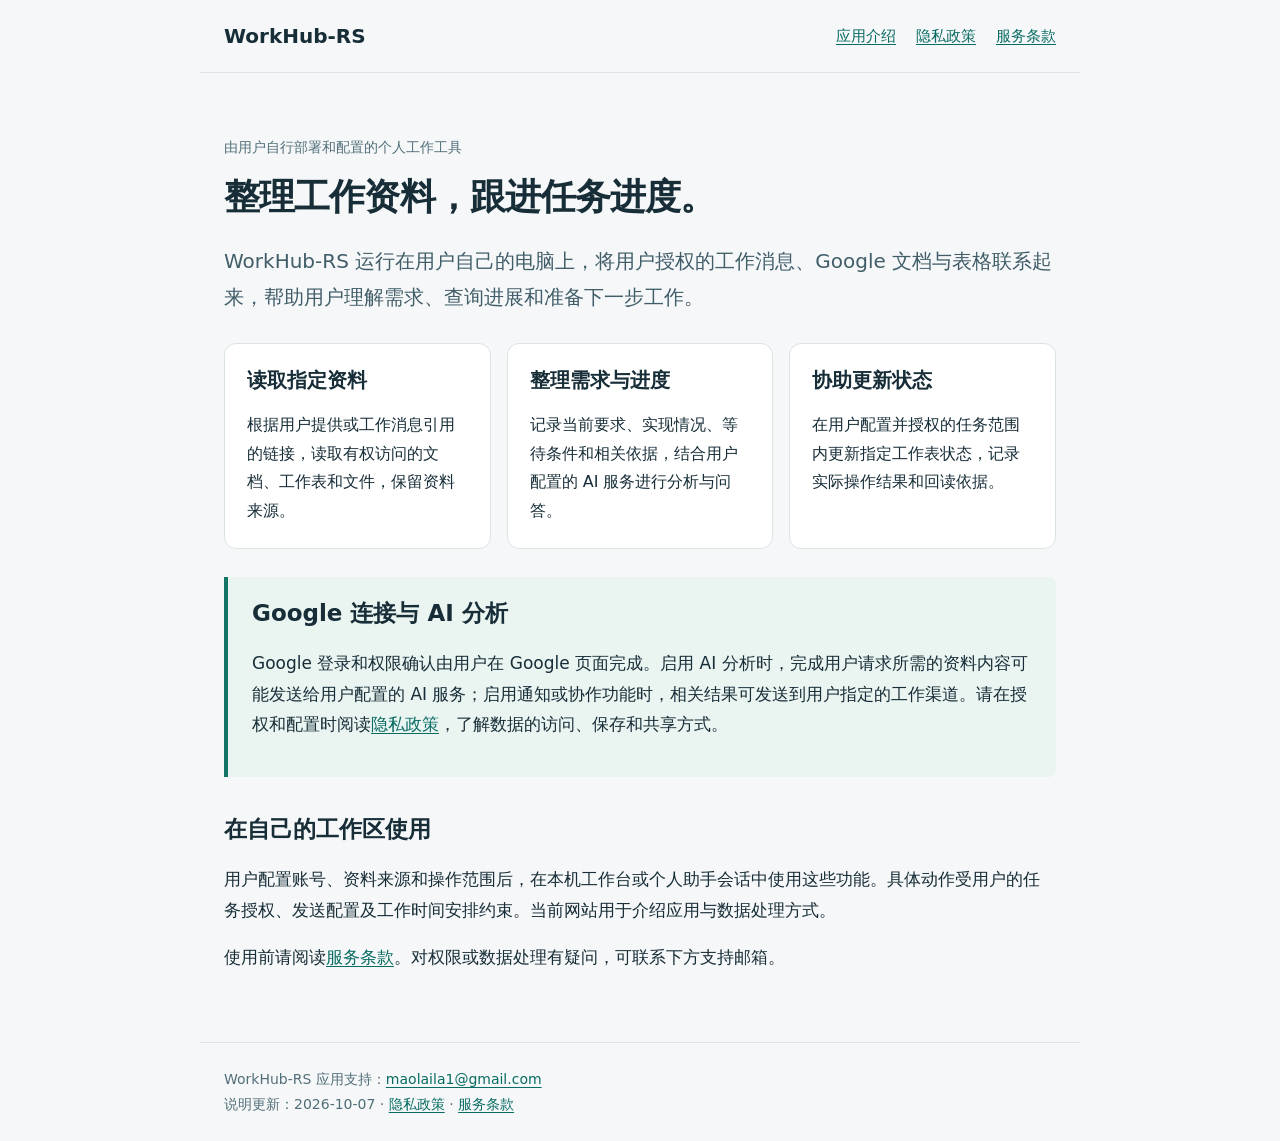
<file: index.html>
<!doctype html>
<html lang="zh-CN"><head><meta charset="utf-8"><meta name="viewport" content="width=device-width,initial-scale=1"><meta name="description" content="WorkHub-RS 是由用户在自己的电脑上运行的个人工作助手，用于整理授权资料、记录任务进度并协助工作沟通。"><title>WorkHub-RS · 个人工作助手</title><link rel="stylesheet" href="styles.css"></head><body>
<header><a class="brand" href="index.html">WorkHub-RS</a><nav aria-label="主导航"><a href="index.html" aria-current="page">应用介绍</a><a href="privacy.html">隐私政策</a><a href="terms.html">服务条款</a></nav></header>
<main><p class="eyebrow">由用户自行部署和配置的个人工作工具</p><h1>整理工作资料，跟进任务进度。</h1><p class="lead">WorkHub-RS 运行在用户自己的电脑上，将用户授权的工作消息、Google 文档与表格联系起来，帮助用户理解需求、查询进展和准备下一步工作。</p>
<div class="cards"><section class="card"><h2>读取指定资料</h2><p>根据用户提供或工作消息引用的链接，读取有权访问的文档、工作表和文件，保留资料来源。</p></section><section class="card"><h2>整理需求与进度</h2><p>记录当前要求、实现情况、等待条件和相关依据，结合用户配置的 AI 服务进行分析与问答。</p></section><section class="card"><h2>协助更新状态</h2><p>在用户配置并授权的任务范围内更新指定工作表状态，记录实际操作结果和回读依据。</p></section></div>
<section class="note"><h2 style="margin-top:0">Google 连接与 AI 分析</h2><p>Google 登录和权限确认由用户在 Google 页面完成。启用 AI 分析时，完成用户请求所需的资料内容可能发送给用户配置的 AI 服务；启用通知或协作功能时，相关结果可发送到用户指定的工作渠道。请在授权和配置时阅读<a href="privacy.html">隐私政策</a>，了解数据的访问、保存和共享方式。</p></section>
<h2>在自己的工作区使用</h2><p>用户配置账号、资料来源和操作范围后，在本机工作台或个人助手会话中使用这些功能。具体动作受用户的任务授权、发送配置及工作时间安排约束。当前网站用于介绍应用与数据处理方式。</p>
<p>使用前请阅读<a href="terms.html">服务条款</a>。对权限或数据处理有疑问，可联系下方支持邮箱。</p></main>
<footer><address>WorkHub-RS 应用支持：<a href="mailto:maolaila1@gmail.com">maolaila1@gmail.com</a></address><div>说明更新：2026-10-07 · <a href="privacy.html">隐私政策</a> · <a href="terms.html">服务条款</a></div></footer></body></html>
</file>
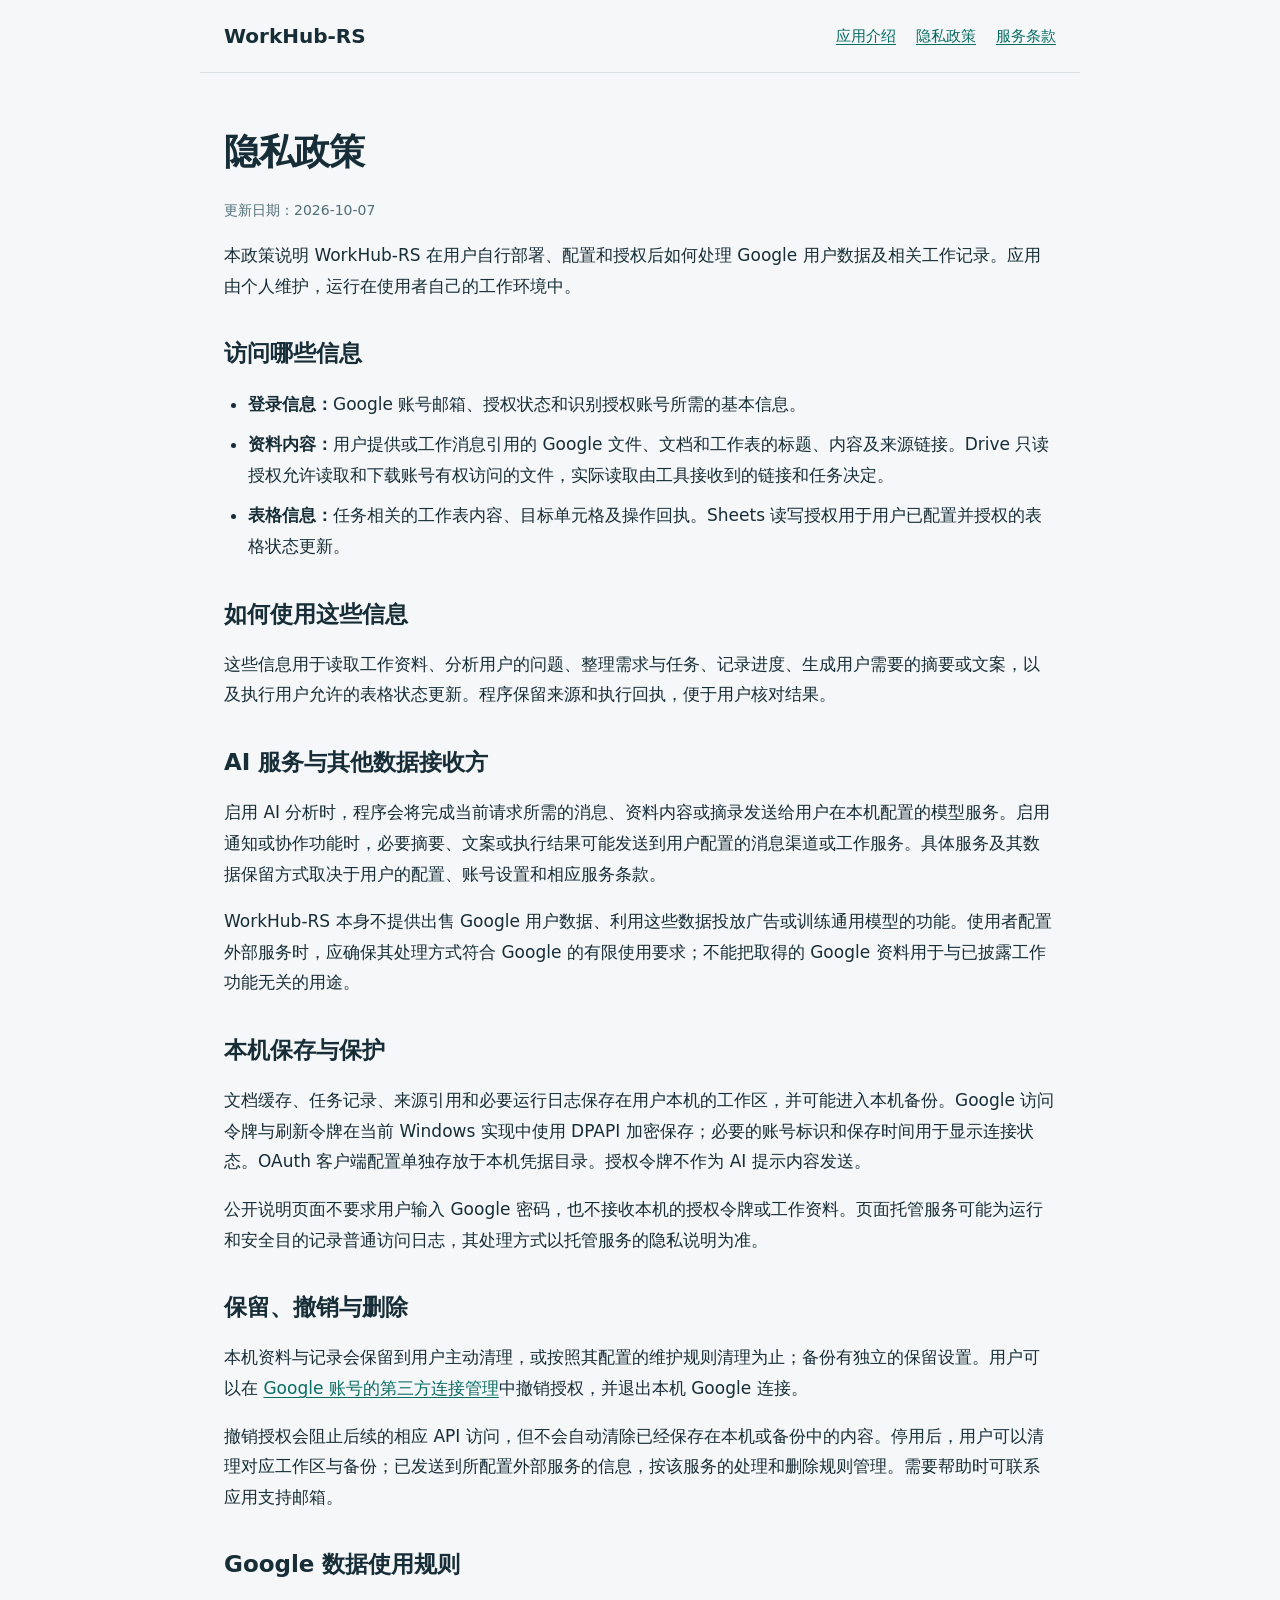
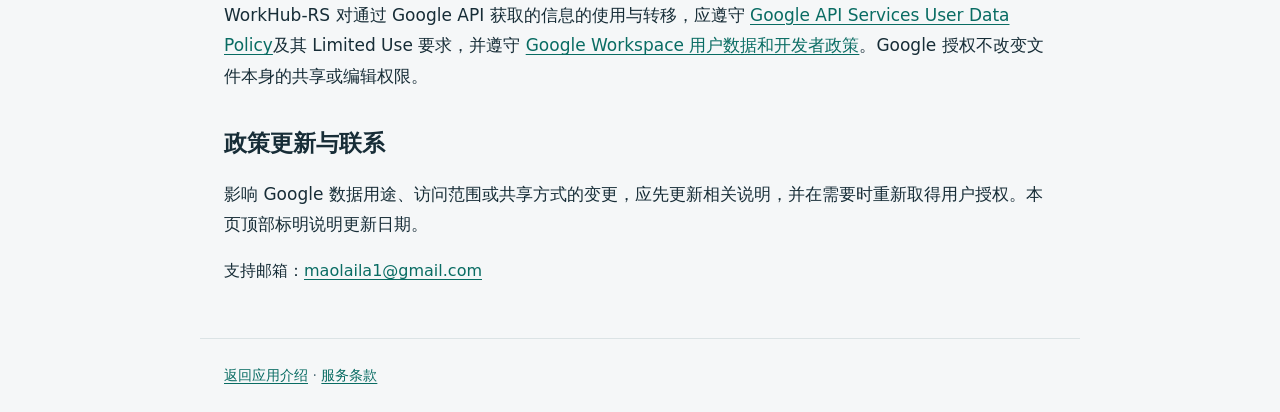
<file: privacy.html>
<!doctype html>
<html lang="zh-CN"><head><meta charset="utf-8"><meta name="viewport" content="width=device-width,initial-scale=1"><title>隐私政策 · WorkHub-RS</title><link rel="stylesheet" href="styles.css"></head><body>
<header><a class="brand" href="index.html">WorkHub-RS</a><nav aria-label="主导航"><a href="index.html">应用介绍</a><a href="privacy.html" aria-current="page">隐私政策</a><a href="terms.html">服务条款</a></nav></header>
<main><h1>隐私政策</h1><p class="date">更新日期：2026-10-07</p><p>本政策说明 WorkHub-RS 在用户自行部署、配置和授权后如何处理 Google 用户数据及相关工作记录。应用由个人维护，运行在使用者自己的工作环境中。</p>
<h2>访问哪些信息</h2><ul><li><strong>登录信息：</strong>Google 账号邮箱、授权状态和识别授权账号所需的基本信息。</li><li><strong>资料内容：</strong>用户提供或工作消息引用的 Google 文件、文档和工作表的标题、内容及来源链接。Drive 只读授权允许读取和下载账号有权访问的文件，实际读取由工具接收到的链接和任务决定。</li><li><strong>表格信息：</strong>任务相关的工作表内容、目标单元格及操作回执。Sheets 读写授权用于用户已配置并授权的表格状态更新。</li></ul>
<h2>如何使用这些信息</h2><p>这些信息用于读取工作资料、分析用户的问题、整理需求与任务、记录进度、生成用户需要的摘要或文案，以及执行用户允许的表格状态更新。程序保留来源和执行回执，便于用户核对结果。</p>
<h2>AI 服务与其他数据接收方</h2><p>启用 AI 分析时，程序会将完成当前请求所需的消息、资料内容或摘录发送给用户在本机配置的模型服务。启用通知或协作功能时，必要摘要、文案或执行结果可能发送到用户配置的消息渠道或工作服务。具体服务及其数据保留方式取决于用户的配置、账号设置和相应服务条款。</p><p>WorkHub-RS 本身不提供出售 Google 用户数据、利用这些数据投放广告或训练通用模型的功能。使用者配置外部服务时，应确保其处理方式符合 Google 的有限使用要求；不能把取得的 Google 资料用于与已披露工作功能无关的用途。</p>
<h2>本机保存与保护</h2><p>文档缓存、任务记录、来源引用和必要运行日志保存在用户本机的工作区，并可能进入本机备份。Google 访问令牌与刷新令牌在当前 Windows 实现中使用 DPAPI 加密保存；必要的账号标识和保存时间用于显示连接状态。OAuth 客户端配置单独存放于本机凭据目录。授权令牌不作为 AI 提示内容发送。</p><p>公开说明页面不要求用户输入 Google 密码，也不接收本机的授权令牌或工作资料。页面托管服务可能为运行和安全目的记录普通访问日志，其处理方式以托管服务的隐私说明为准。</p>
<h2>保留、撤销与删除</h2><p>本机资料与记录会保留到用户主动清理，或按照其配置的维护规则清理为止；备份有独立的保留设置。用户可以在 <a href="https://myaccount.google.com/connections">Google 账号的第三方连接管理</a>中撤销授权，并退出本机 Google 连接。</p><p>撤销授权会阻止后续的相应 API 访问，但不会自动清除已经保存在本机或备份中的内容。停用后，用户可以清理对应工作区与备份；已发送到所配置外部服务的信息，按该服务的处理和删除规则管理。需要帮助时可联系应用支持邮箱。</p>
<h2>Google 数据使用规则</h2><p>WorkHub-RS 对通过 Google API 获取的信息的使用与转移，应遵守 <a href="https://developers.google.com/terms/api-services-user-data-policy">Google API Services User Data Policy</a>及其 Limited Use 要求，并遵守 <a href="https://developers.google.com/workspace/workspace-api-user-data-developer-policy">Google Workspace 用户数据和开发者政策</a>。Google 授权不改变文件本身的共享或编辑权限。</p>
<h2>政策更新与联系</h2><p>影响 Google 数据用途、访问范围或共享方式的变更，应先更新相关说明，并在需要时重新取得用户授权。本页顶部标明说明更新日期。</p><address>支持邮箱：<a href="mailto:maolaila1@gmail.com">maolaila1@gmail.com</a></address></main>
<footer><a href="index.html">返回应用介绍</a> · <a href="terms.html">服务条款</a></footer></body></html>
</file>
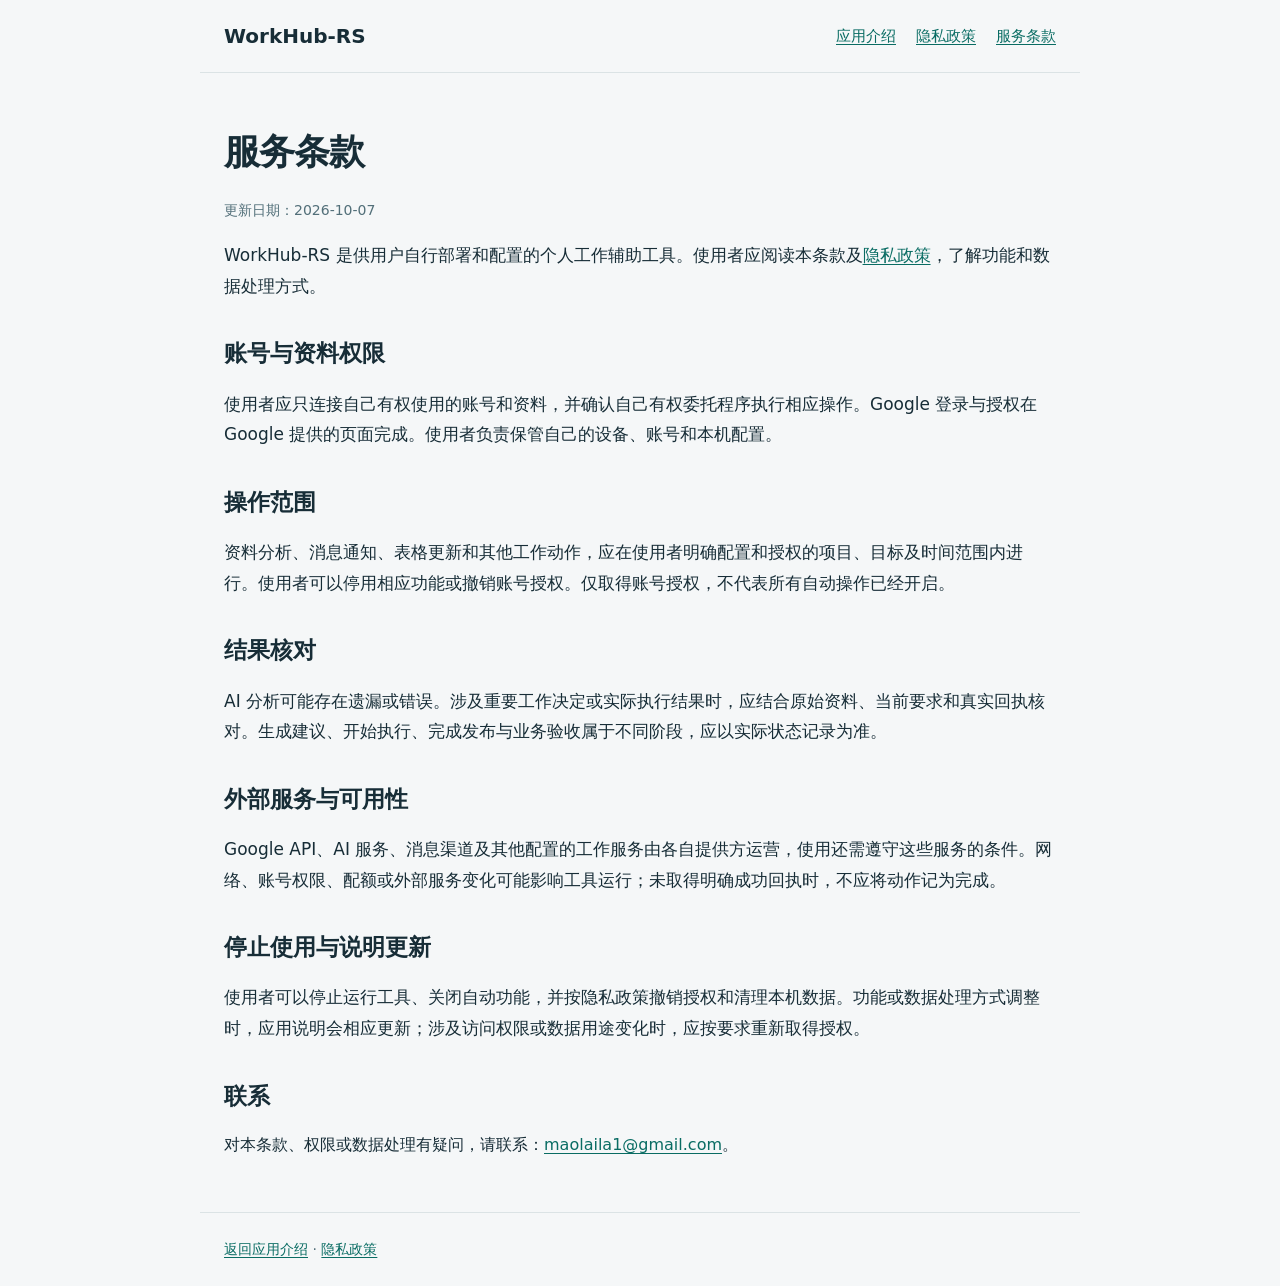
<file: terms.html>
<!doctype html>
<html lang="zh-CN"><head><meta charset="utf-8"><meta name="viewport" content="width=device-width,initial-scale=1"><title>服务条款 · WorkHub-RS</title><link rel="stylesheet" href="styles.css"></head><body>
<header><a class="brand" href="index.html">WorkHub-RS</a><nav aria-label="主导航"><a href="index.html">应用介绍</a><a href="privacy.html">隐私政策</a><a href="terms.html" aria-current="page">服务条款</a></nav></header>
<main><h1>服务条款</h1><p class="date">更新日期：2026-10-07</p><p>WorkHub-RS 是供用户自行部署和配置的个人工作辅助工具。使用者应阅读本条款及<a href="privacy.html">隐私政策</a>，了解功能和数据处理方式。</p>
<h2>账号与资料权限</h2><p>使用者应只连接自己有权使用的账号和资料，并确认自己有权委托程序执行相应操作。Google 登录与授权在 Google 提供的页面完成。使用者负责保管自己的设备、账号和本机配置。</p>
<h2>操作范围</h2><p>资料分析、消息通知、表格更新和其他工作动作，应在使用者明确配置和授权的项目、目标及时间范围内进行。使用者可以停用相应功能或撤销账号授权。仅取得账号授权，不代表所有自动操作已经开启。</p>
<h2>结果核对</h2><p>AI 分析可能存在遗漏或错误。涉及重要工作决定或实际执行结果时，应结合原始资料、当前要求和真实回执核对。生成建议、开始执行、完成发布与业务验收属于不同阶段，应以实际状态记录为准。</p>
<h2>外部服务与可用性</h2><p>Google API、AI 服务、消息渠道及其他配置的工作服务由各自提供方运营，使用还需遵守这些服务的条件。网络、账号权限、配额或外部服务变化可能影响工具运行；未取得明确成功回执时，不应将动作记为完成。</p>
<h2>停止使用与说明更新</h2><p>使用者可以停止运行工具、关闭自动功能，并按隐私政策撤销授权和清理本机数据。功能或数据处理方式调整时，应用说明会相应更新；涉及访问权限或数据用途变化时，应按要求重新取得授权。</p>
<h2>联系</h2><address>对本条款、权限或数据处理有疑问，请联系：<a href="mailto:maolaila1@gmail.com">maolaila1@gmail.com</a>。</address></main>
<footer><a href="index.html">返回应用介绍</a> · <a href="privacy.html">隐私政策</a></footer></body></html>
</file>
<file: styles.css>
:root{color-scheme:light;font-family:system-ui,-apple-system,"Segoe UI","Microsoft YaHei",sans-serif;color:#172d37;background:#f5f7f8}
*{box-sizing:border-box}body{margin:0}a{color:#096c63;text-underline-offset:.2em}a:focus-visible{outline:3px solid #d58b24;outline-offset:4px}
header,main,footer{max-width:880px;margin:auto;padding:24px}header{display:flex;align-items:center;justify-content:space-between;gap:20px;border-bottom:1px solid #dbe3e5}
.brand{font-size:20px;font-weight:750;text-decoration:none;color:#172d37}nav{display:flex;gap:20px;flex-wrap:wrap}nav a{font-size:15px}
main{padding-top:48px;padding-bottom:52px;line-height:1.8}h1{font-size:36px;line-height:1.25;margin:8px 0 24px;letter-spacing:-.025em}h2{font-size:23px;line-height:1.4;margin-top:36px}p,li{font-size:17px}.lead{font-size:20px;color:#405d68}.eyebrow,.date{font-size:14px;color:#526f79}
.note{padding:20px 24px;border-left:4px solid #127568;background:#eaf4f1;border-radius:0 8px 8px 0}.cards{display:grid;grid-template-columns:repeat(3,1fr);gap:16px;margin:28px 0}.card{background:white;border:1px solid #dbe3e5;border-radius:12px;padding:22px}.card h2{font-size:20px;margin-top:0}.card p{font-size:16px;margin-bottom:0}
ul{padding-left:24px}li+li{margin-top:10px}footer{border-top:1px solid #dbe3e5;color:#526f79;font-size:14px;line-height:1.8}code{overflow-wrap:anywhere}address{font-style:normal}table{border-collapse:collapse;width:100%;font-size:16px}th,td{padding:12px;border-bottom:1px solid #dbe3e5;text-align:left;vertical-align:top}
@media(max-width:640px){header{display:block}nav{margin-top:16px;gap:16px}main{padding-top:30px}h1{font-size:29px}.cards{grid-template-columns:1fr}.card{padding:20px}p,li{font-size:16px}}
</file>
